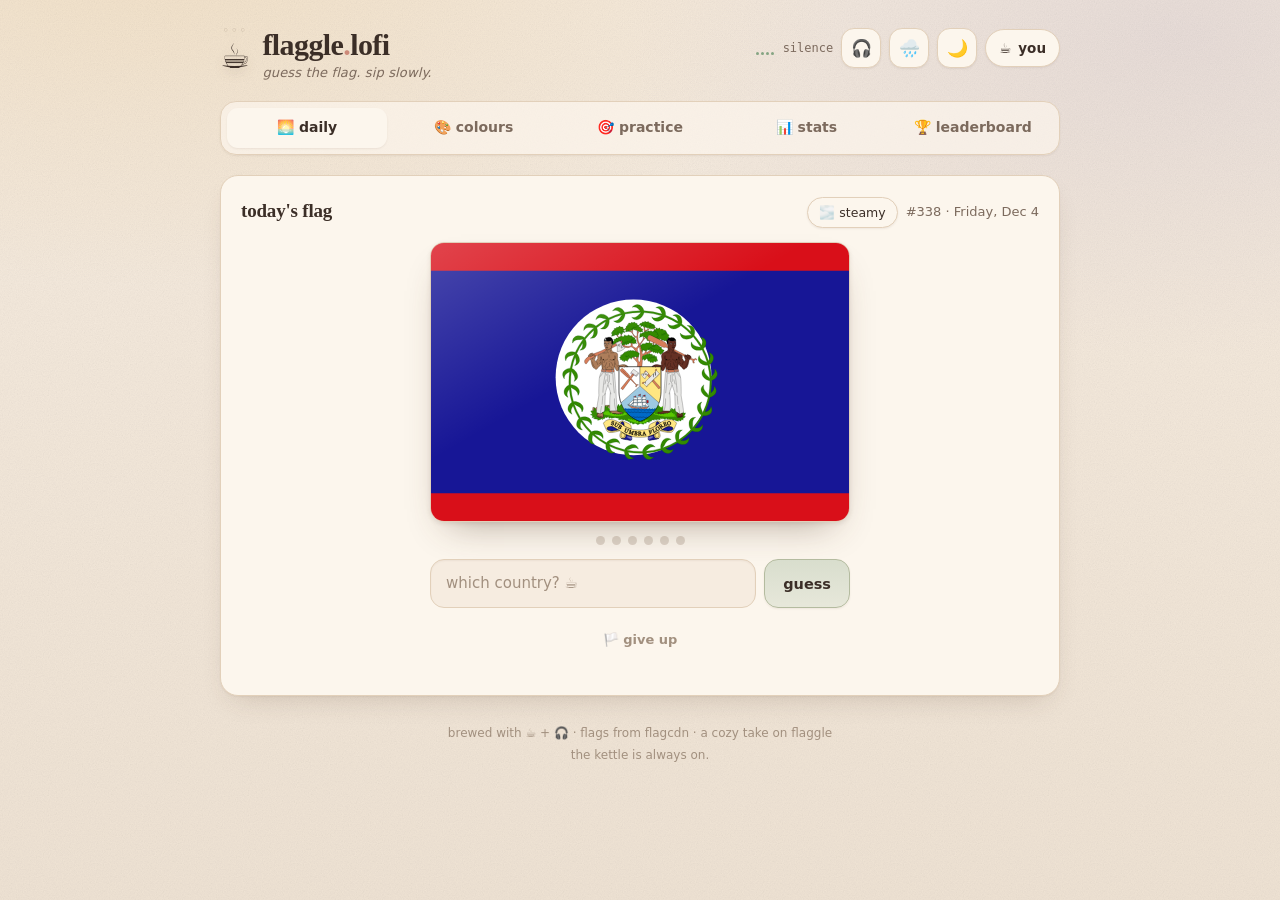
<file: index.html>
<!doctype html>
<html lang="en" data-theme="latte">
  <head>
    <meta charset="utf-8" />
    <meta name="viewport" content="width=device-width, initial-scale=1, viewport-fit=cover" />
    <title>flaggle.lofi ☕ — guess the flag, slowly</title>
    <meta name="description" content="A cozy daily flag guessing game with streaks, practice mode and a lofi soundtrack." />
    <link rel="icon" href="data:image/svg+xml,%3Csvg xmlns='http://www.w3.org/2000/svg' viewBox='0 0 100 100'%3E%3Ctext y='.9em' font-size='90'%3E%E2%98%95%3C/text%3E%3C/svg%3E" />
    <link rel="stylesheet" href="css/style.css" />
  </head>
  <body>
    <div class="wrap">
      <header class="top">
        <div class="brand">
          <div class="cup">☕</div>
          <div>
            <h1>flaggle<span class="dot">.</span>lofi</h1>
            <p class="tagline" id="tagline">guess the flag. sip slowly.</p>
          </div>
        </div>
        <div class="top-actions">
          <div class="np">
            <span class="eq" id="eq"><i></i><i></i><i></i><i></i></span>
            <span id="np-label">silence</span>
          </div>
          <button class="icon-btn" id="btn-sound" title="lofi beats to guess flags to" aria-label="toggle music">🎧</button>
          <button class="icon-btn" id="btn-rain" title="rain on the window" aria-label="toggle rain">🌧️</button>
          <button class="icon-btn" id="btn-theme" title="latte / midnight roast" aria-label="toggle theme">🌙</button>
          <button class="chip" id="btn-profile" title="switch player">☕ <span id="profile-name">you</span></button>
        </div>
      </header>

      <nav class="tabs" role="tablist" aria-label="Game modes and progress">
        <button class="tab active" id="tab-daily" data-view="daily" role="tab" aria-controls="view-daily" aria-selected="true" tabindex="0">🌅 daily</button>
        <button class="tab" id="tab-colours" data-view="colours" role="tab" aria-controls="view-colours" aria-selected="false" tabindex="-1">🎨 colours</button>
        <button class="tab" id="tab-practice" data-view="practice" role="tab" aria-controls="view-practice" aria-selected="false" tabindex="-1">🎯 practice</button>
        <button class="tab" id="tab-stats" data-view="stats" role="tab" aria-controls="view-stats" aria-selected="false" tabindex="-1">📊 stats</button>
        <button class="tab" id="tab-board" data-view="board" role="tab" aria-controls="view-board" aria-selected="false" tabindex="-1">🏆 leaderboard</button>
      </nav>

      <!-- ============================= DAILY ============================= -->
      <section class="view" id="view-daily" role="tabpanel" aria-labelledby="tab-daily" tabindex="0">
        <div class="card">
          <div class="card-head">
            <h2 id="daily-title">today's flag</h2>
            <div class="row">
              <button class="chip small" id="btn-steamy" title="the flag starts steamed up and clears as you guess">🌫️ steamy</button>
              <span class="muted" id="daily-sub"></span>
            </div>
          </div>

          <div class="stage">
            <div class="flag-frame">
              <img id="daily-flag" alt="mystery flag" />
            </div>
            <div class="guess-dots" id="daily-dots"></div>

            <div class="search" id="daily-search">
              <div class="search-row">
                <input
                  type="text"
                  id="daily-input"
                  placeholder="which country? ☕"
                  autocomplete="off"
                  autocapitalize="off"
                  spellcheck="false"
                  aria-label="country guess"
                />
                <button class="btn primary" id="daily-go">guess</button>
              </div>
              <div class="suggestions" id="daily-suggestions" hidden></div>
            </div>

            <button class="btn ghost give-up" id="daily-giveup">🏳️ give up</button>
          </div>

          <ul class="guesses" id="daily-guesses"></ul>

          <div class="result" id="daily-result" hidden></div>
        </div>
      </section>

      <!-- ============================ COLOURS ============================ -->
      <section class="view" id="view-colours" role="tabpanel" aria-labelledby="tab-colours" tabindex="0" hidden>
        <div class="card">
          <div class="card-head">
            <h2 id="colours-title">today's colours</h2>
            <span class="muted" id="colours-sub"></span>
          </div>

          <p class="muted" style="margin-top: 0">
            You never see this flag. Guess any country, and every part of
            <em>your</em> flag that happens to be the same colour as the answer lights up
            <span class="match-chip">green</span>. No distance, no direction — just colour. Take as
            many tries as you need. 🎨
          </p>

          <div class="stage">
            <div class="pair-stage" id="colours-pair">
              <figure class="pair-item">
                <div class="flag-frame">
                  <img id="colours-guess-flag" alt="your guess" hidden />
                  <div class="veil" id="colours-guess-veil">
                    <span class="veil-mark">🏳️</span>
                    <span class="veil-text">your guess appears here</span>
                  </div>
                </div>
                <figcaption id="colours-guess-cap">your guess</figcaption>
              </figure>
              <figure class="pair-item">
                <div class="flag-frame">
                  <canvas id="colours-canvas" class="pixel-canvas" hidden></canvas>
                  <div class="veil" id="colours-result-veil">
                    <span class="veil-mark">🎨</span>
                    <span class="veil-text">green marks the colours you got right</span>
                  </div>
                </div>
                <figcaption id="colours-result-cap">your result</figcaption>
              </figure>
            </div>

            <div class="tries-row" id="colours-tries"></div>

            <div class="search" id="colours-search">
              <div class="search-row">
                <input
                  type="text"
                  id="colours-input"
                  placeholder="guess any flag 🎨"
                  autocomplete="off"
                  autocapitalize="off"
                  spellcheck="false"
                  aria-label="country guess"
                />
                <button class="btn primary" id="colours-go">guess</button>
              </div>
              <div class="suggestions" id="colours-suggestions" hidden></div>
            </div>

            <button class="btn ghost give-up" id="colours-giveup">🏳️ give up</button>
          </div>

          <ul class="guesses" id="colours-guesses"></ul>
          <div class="result" id="colours-result" hidden></div>
        </div>

        <div class="card">
          <div class="card-head">
            <h2>the ten colours 🎨</h2>
            <span class="muted">every flag is squashed into these</span>
          </div>
          <div class="swatches" id="colours-legend"></div>
        </div>
      </section>

      <!-- ============================ PRACTICE =========================== -->
      <section class="view" id="view-practice" role="tabpanel" aria-labelledby="tab-practice" tabindex="0" hidden>
        <div class="card">
          <div class="card-head">
            <h2>practice 🎯</h2>
            <span class="muted">endless flags, no pressure — still counts toward your flag stats</span>
          </div>

          <div class="filters" id="practice-filters"></div>
          <div class="row" style="margin-bottom: 14px">
            <button class="chip small" id="btn-style-geo" title="see the flag, get distance and direction">🌍 geo hints</button>
            <button class="chip small" id="btn-style-colour" title="flag hidden, colour matches only">🎨 colours</button>
            <button class="chip small" id="btn-smart" title="serve the flags you miss most, more often">🧠 weak spots</button>
            <span class="faint" id="practice-pool"></span>
          </div>

          <div class="stage">
            <div class="flag-frame" id="practice-single">
              <img id="practice-flag" alt="practice flag" />
            </div>

            <div class="pair-stage" id="practice-pair" hidden>
              <figure class="pair-item">
                <div class="flag-frame">
                  <img id="practice-guess-flag" alt="your guess" hidden />
                  <div class="veil" id="practice-guess-veil">
                    <span class="veil-mark">🏳️</span>
                    <span class="veil-text">your guess appears here</span>
                  </div>
                </div>
                <figcaption id="practice-guess-cap">your guess</figcaption>
              </figure>
              <figure class="pair-item">
                <div class="flag-frame">
                  <canvas id="practice-canvas" class="pixel-canvas" hidden></canvas>
                  <div class="veil" id="practice-result-veil">
                    <span class="veil-mark">🎨</span>
                    <span class="veil-text">green marks the colours you got right</span>
                  </div>
                </div>
                <figcaption id="practice-result-cap">your result</figcaption>
              </figure>
            </div>

            <div class="guess-dots" id="practice-dots"></div>
            <div class="tries-row" id="practice-tries" hidden></div>

            <div class="search" id="practice-search">
              <div class="search-row">
                <input
                  type="text"
                  id="practice-input"
                  placeholder="which country? 🎧"
                  autocomplete="off"
                  autocapitalize="off"
                  spellcheck="false"
                  aria-label="country guess"
                />
                <button class="btn primary" id="practice-go">guess</button>
              </div>
              <div class="suggestions" id="practice-suggestions" hidden></div>
            </div>

            <button class="btn ghost give-up" id="practice-giveup">🏳️ give up</button>
          </div>

          <ul class="guesses" id="practice-guesses"></ul>
          <div class="result" id="practice-result" hidden></div>
        </div>

        <div class="card">
          <div class="stat-grid" id="practice-stats"></div>
        </div>
      </section>

      <!-- ============================= STATS ============================= -->
      <section class="view" id="view-stats" role="tabpanel" aria-labelledby="tab-stats" tabindex="0" hidden>
        <div class="card">
          <div class="card-head">
            <h2>your brew 📊</h2>
            <span class="muted" id="stats-who"></span>
          </div>
          <div class="stat-grid" id="stats-grid"></div>
        </div>

        <div class="card">
          <div class="card-head">
            <h2>guess distribution 🫘</h2>
            <span class="muted">how many tries it usually takes</span>
          </div>
          <div class="dist" id="stats-dist"></div>
        </div>

        <div class="card">
          <div class="card-head">
            <h2>colour solves 🎨</h2>
            <span class="muted" id="colour-dist-summary"></span>
          </div>
          <div class="dist" id="colour-dist"></div>
        </div>

        <div class="two-col">
          <div class="card">
            <div class="card-head">
              <h2>most missed 🫠</h2>
            </div>
            <ul class="flag-list" id="most-missed"></ul>
          </div>
          <div class="card">
            <div class="card-head">
              <h2>least missed 🌟</h2>
            </div>
            <ul class="flag-list" id="least-missed"></ul>
          </div>
        </div>
      </section>

      <!-- ========================== LEADERBOARD ========================== -->
      <section class="view" id="view-board" role="tabpanel" aria-labelledby="tab-board" tabindex="0" hidden>
        <div class="card">
          <div class="card-head">
            <h2>the counter 🏆</h2>
            <span class="muted">everyone who plays on this machine</span>
          </div>
          <ul class="lb" id="leaderboard"></ul>
        </div>

        <div class="card">
          <div class="card-head">
            <h2>pull up a chair 🪑</h2>
            <span class="muted">add a player</span>
          </div>
          <div class="row" style="margin-bottom: 12px">
            <input type="text" id="new-name" placeholder="name" maxlength="18" style="max-width: 220px" />
            <button class="btn primary" id="btn-add">＋ add</button>
          </div>
          <div class="emoji-picker" id="emoji-picker"></div>
          <p class="faint" style="margin-bottom: 0">
            points: <strong>60</strong> for a daily solve, <strong>+12</strong> per guess saved,
            <strong>+3</strong> per day of streak (max +45). practice pays a little too. ☕
          </p>
        </div>

        <div class="card">
          <div class="card-head">
            <h2>house rules 📜</h2>
          </div>
          <p class="muted" style="margin-top: 0">
            <strong>🌅 daily</strong> — one flag a day for everyone, six guesses. after each miss you
            get the distance to the answer, an arrow pointing at it, and how warm you are. 🎯 means
            you found it.<br />
            <strong>🎨 colours</strong> — a second flag a day, hidden. guess flags and the parts that
            share a colour with the answer turn green. unlimited tries, so the score is how few you
            needed. no geography at all.
          </p>
          <p class="muted">
            <strong>hotkeys</strong> — <kbd>Tab</kbd> completes the highlighted country,
            <kbd>↑</kbd>/<kbd>↓</kbd> move through it, <kbd>Enter</kbd> guesses, and
            <kbd>`</kbd> deals a fresh practice round from anywhere.
          </p>
          <div class="row">
            <button class="btn ghost" id="btn-export">⬇️ export save</button>
            <button class="btn ghost" id="btn-import">⬆️ import save</button>
            <button class="btn ghost" id="btn-reset">🧹 reset everything</button>
          </div>
        </div>
      </section>

      <footer>
        brewed with ☕ + 🎧 · flags from flagcdn · a cozy take on flaggle<br />
        <span id="footer-quote">no ads, no accounts, no rush.</span>
      </footer>
    </div>

    <div class="toast" id="toast" role="status" aria-live="polite" aria-atomic="true"></div>

    <script src="js/data.js"></script>
    <script src="js/palette.js"></script>
    <script src="js/pixels.js"></script>
    <script src="js/engine.js"></script>
    <script src="js/store.js"></script>
    <script src="js/audio.js"></script>
    <script src="js/app.js"></script>
  </body>
</html>
</file>
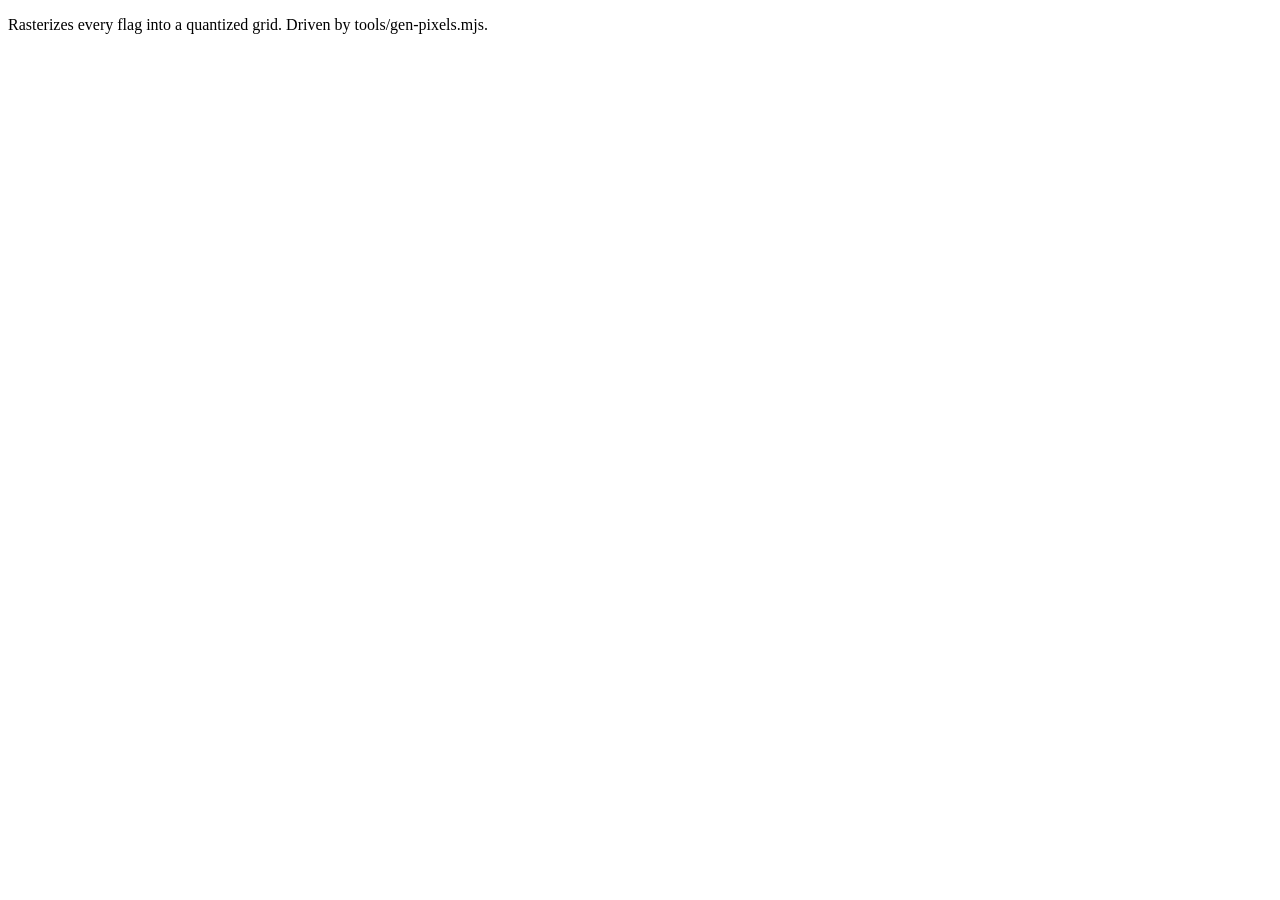
<file: tools/pixelgen.html>
<!doctype html>
<html lang="en">
  <head>
    <meta charset="utf-8" />
    <title>flaggle.lofi — pixel grid generator</title>
  </head>
  <body>
    <p>Rasterizes every flag into a quantized grid. Driven by tools/gen-pixels.mjs.</p>
    <canvas id="c"></canvas>
    <script src="../js/data.js"></script>
    <script src="../js/palette.js"></script>
    <script>
      // Render each cell from SCALE x SCALE source pixels and keep the colour
      // that wins the vote — averaging instead would smear a star's edges into
      // orange and lose crisp shapes.
      var SCALE = 3;
      var W = window.Palette.GRID_W;
      var H = window.Palette.GRID_H;
      var canvas = document.getElementById('c');
      canvas.width = W * SCALE;
      canvas.height = H * SCALE;
      var ctx = canvas.getContext('2d', { willReadFrequently: true });

      function loadImage(src) {
        return new Promise(function (resolve, reject) {
          var img = new Image();
          img.onload = function () {
            resolve(img);
          };
          img.onerror = function () {
            reject(new Error('failed to load ' + src));
          };
          img.src = src;
        });
      }

      // Every flag has to fill the same 3:2 grid. An SVG with a viewBox honours
      // preserveAspectRatio="xMidYMid meet" by default, which letterboxes 2:1
      // flags like Jamaica's and leaves transparent bands that read as white —
      // so rewrite the root tag to stretch instead.
      function loadStretched(src) {
        return fetch(src)
          .then(function (r) {
            return r.text();
          })
          .then(function (txt) {
            var patched = txt.replace(/<svg\b([^>]*)>/i, function (m, attrs) {
              return (
                '<svg' +
                attrs.replace(/\spreserveAspectRatio\s*=\s*("[^"]*"|'[^']*')/gi, '') +
                ' preserveAspectRatio="none">'
              );
            });
            var url = URL.createObjectURL(new Blob([patched], { type: 'image/svg+xml' }));
            return loadImage(url).then(function (img) {
              URL.revokeObjectURL(url);
              return img;
            });
          });
      }

      function gridFor(img) {
        // Flags are drawn over white so transparent pennants (hello, Nepal)
        // read as white rather than black.
        ctx.fillStyle = '#ffffff';
        ctx.fillRect(0, 0, canvas.width, canvas.height);
        ctx.drawImage(img, 0, 0, canvas.width, canvas.height);
        var data = ctx.getImageData(0, 0, canvas.width, canvas.height).data;
        var cells = new Uint8Array(W * H);
        var counts = new Uint16Array(10);
        var at = 0;
        for (var cy = 0; cy < H; cy++) {
          for (var cx = 0; cx < W; cx++) {
            counts.fill(0);
            for (var y = 0; y < SCALE; y++) {
              var row = (cy * SCALE + y) * canvas.width;
              for (var x = 0; x < SCALE; x++) {
                var p = (row + cx * SCALE + x) * 4;
                counts[window.Palette.quantize(data[p], data[p + 1], data[p + 2])]++;
              }
            }
            var best = 0;
            for (var i = 1; i < 10; i++) if (counts[i] > counts[best]) best = i;
            cells[at++] = best;
          }
        }
        return window.Palette.encodeRLE(cells);
      }

      window.buildBatch = function (start, count) {
        var slice = window.COUNTRIES.slice(start, start + count);
        return slice.reduce(function (chain, c) {
          return chain.then(function (acc) {
            return loadStretched('../flags/' + c.c + '.svg').then(function (img) {
              acc[c.c] = gridFor(img);
              return acc;
            });
          });
        }, Promise.resolve({}));
      };

      window.total = window.COUNTRIES.length;
    </script>
  </body>
</html>
</file>
<file: css/style.css>
/* ==========================================================================
   flaggle.lofi — warm paper, soft edges, slow mornings.
   ========================================================================== */

:root {
  /* latte — default */
  --bg: #efe3d4;
  --bg-2: #f6ece0;
  --card: #fcf6ed;
  --card-2: #f3e8da;
  --ink: #3b2e27;
  --ink-soft: #7c6a5d;
  --ink-faint: #a2907f;
  --line: #e2d0ba;
  --sage: #86a583;
  --rose: #cd8a79;
  --mustard: #d9a340;
  --lav: #9c8cb0;
  --teal: #6d9a97;
  --shadow: 0 1px 2px rgba(80, 56, 38, 0.06), 0 12px 28px -12px rgba(80, 56, 38, 0.22);
  --shadow-sm: 0 1px 2px rgba(80, 56, 38, 0.08);
  --grain-opacity: 0.32;
  --radius: 18px;
  --font-display: "Iowan Old Style", "Palatino Linotype", Palatino, Georgia, serif;
  --font-body: ui-rounded, "Nunito", "Segoe UI", system-ui, -apple-system, sans-serif;
  --font-mono: ui-monospace, "SF Mono", "JetBrains Mono", "DejaVu Sans Mono", monospace;
  color-scheme: light;
}

[data-theme="midnight"] {
  /* midnight roast */
  --bg: #201c1a;
  --bg-2: #272220;
  --card: #2f2926;
  --card-2: #37302c;
  --ink: #f2e7da;
  --ink-soft: #b8a595;
  --ink-faint: #8a7768;
  --line: #443a35;
  --sage: #9dbb99;
  --rose: #dfa091;
  --mustard: #e8b85c;
  --lav: #b3a2c6;
  --teal: #82b3b0;
  --shadow: 0 1px 2px rgba(0, 0, 0, 0.3), 0 14px 32px -14px rgba(0, 0, 0, 0.7);
  --shadow-sm: 0 1px 2px rgba(0, 0, 0, 0.35);
  /* screen-blended grain lifts the blacks, so it needs a lighter hand here */
  --grain-opacity: 0.22;
  color-scheme: dark;
}

* {
  box-sizing: border-box;
}

html,
body {
  margin: 0;
  padding: 0;
}

body {
  min-height: 100vh;
  background:
    radial-gradient(1200px 600px at 12% -8%, color-mix(in srgb, var(--mustard) 16%, transparent), transparent 60%),
    radial-gradient(900px 520px at 92% 4%, color-mix(in srgb, var(--lav) 16%, transparent), transparent 62%),
    linear-gradient(180deg, var(--bg-2), var(--bg));
  background-attachment: fixed;
  color: var(--ink);
  font-family: var(--font-body);
  font-size: 16px;
  line-height: 1.55;
  -webkit-font-smoothing: antialiased;
}

/* paper grain */
body::before {
  content: "";
  position: fixed;
  inset: 0;
  z-index: 0;
  pointer-events: none;
  opacity: var(--grain-opacity);
  mix-blend-mode: multiply;
  background-image: url("data:image/svg+xml,%3Csvg xmlns='http://www.w3.org/2000/svg' width='200' height='200'%3E%3Cfilter id='n'%3E%3CfeTurbulence type='fractalNoise' baseFrequency='0.85' numOctaves='4' stitchTiles='stitch'/%3E%3CfeColorMatrix type='saturate' values='0'/%3E%3C/filter%3E%3Crect width='200' height='200' filter='url(%23n)' opacity='0.42'/%3E%3C/svg%3E");
}

[data-theme="midnight"] body::before {
  mix-blend-mode: screen;
}

/* The warm window-light washes get subtler after dark. */
[data-theme="midnight"] body {
  background:
    radial-gradient(1100px 560px at 12% -10%, color-mix(in srgb, var(--mustard) 9%, transparent), transparent 58%),
    radial-gradient(880px 500px at 92% 2%, color-mix(in srgb, var(--lav) 10%, transparent), transparent 60%),
    linear-gradient(180deg, var(--bg-2), var(--bg));
  background-attachment: fixed;
}

.wrap {
  position: relative;
  z-index: 1;
  max-width: 880px;
  margin: 0 auto;
  padding: 28px 20px 80px;
}

/* ---------- header ---------- */

.top {
  display: flex;
  align-items: flex-start;
  justify-content: space-between;
  gap: 16px;
  flex-wrap: wrap;
  margin-bottom: 18px;
}

.brand {
  display: flex;
  align-items: center;
  gap: 12px;
}

.cup {
  font-size: 34px;
  line-height: 1;
  position: relative;
  filter: drop-shadow(0 4px 6px rgba(80, 56, 38, 0.18));
}

.cup::after {
  content: "◦◦◦";
  position: absolute;
  top: -14px;
  left: 50%;
  transform: translateX(-50%);
  font-size: 11px;
  letter-spacing: 2px;
  color: var(--ink-faint);
  opacity: 0.6;
  animation: steam 3.4s ease-in-out infinite;
}

@keyframes steam {
  0%, 100% { transform: translate(-50%, 0) scale(1); opacity: 0.15; }
  50% { transform: translate(-50%, -5px) scale(1.12); opacity: 0.6; }
}

h1 {
  font-family: var(--font-display);
  font-size: 30px;
  font-weight: 600;
  letter-spacing: -0.02em;
  margin: 0;
  line-height: 1.1;
}

h1 .dot {
  color: var(--rose);
}

.tagline {
  margin: 2px 0 0;
  font-size: 13px;
  color: var(--ink-soft);
  font-style: italic;
  letter-spacing: 0.01em;
}

.top-actions {
  display: flex;
  align-items: center;
  gap: 8px;
  flex-wrap: wrap;
}

/* ---------- buttons + chips ---------- */

button {
  font: inherit;
  color: inherit;
  cursor: pointer;
}

.icon-btn {
  width: 40px;
  height: 40px;
  display: grid;
  place-items: center;
  font-size: 17px;
  border-radius: 13px;
  border: 1px solid var(--line);
  background: var(--card);
  box-shadow: var(--shadow-sm);
  transition: transform 0.15s ease, background 0.2s ease, border-color 0.2s ease;
}

.icon-btn:hover {
  transform: translateY(-1px);
  background: var(--card-2);
}

.icon-btn:active {
  transform: translateY(0) scale(0.97);
}

.icon-btn.on {
  border-color: color-mix(in srgb, var(--sage) 60%, var(--line));
  background: color-mix(in srgb, var(--sage) 18%, var(--card));
}

.chip {
  display: inline-flex;
  align-items: center;
  gap: 7px;
  padding: 8px 13px;
  border-radius: 999px;
  border: 1px solid var(--line);
  background: var(--card);
  box-shadow: var(--shadow-sm);
  font-size: 13.5px;
  font-weight: 600;
  white-space: nowrap;
  transition: transform 0.15s ease, background 0.2s ease;
}

.chip:hover {
  transform: translateY(-1px);
}

.chip.small {
  padding: 5px 11px;
  font-size: 12.5px;
  font-weight: 500;
}

.chip.on {
  background: color-mix(in srgb, var(--sage) 22%, var(--card));
  border-color: color-mix(in srgb, var(--sage) 55%, var(--line));
}

.btn {
  display: inline-flex;
  align-items: center;
  justify-content: center;
  gap: 8px;
  padding: 11px 18px;
  border-radius: 14px;
  border: 1px solid var(--line);
  background: var(--card);
  font-weight: 600;
  font-size: 14.5px;
  box-shadow: var(--shadow-sm);
  transition: transform 0.15s ease, background 0.2s ease, box-shadow 0.2s ease;
}

.btn:hover {
  transform: translateY(-1px);
  background: var(--card-2);
}

.btn:active {
  transform: translateY(0) scale(0.99);
}

.btn.primary {
  background: linear-gradient(180deg, color-mix(in srgb, var(--sage) 30%, var(--card)), color-mix(in srgb, var(--sage) 18%, var(--card)));
  border-color: color-mix(in srgb, var(--sage) 50%, var(--line));
}

.btn.ghost {
  background: transparent;
  box-shadow: none;
}

.btn:disabled {
  opacity: 0.45;
  cursor: not-allowed;
  transform: none;
}

/* ---------- tabs ---------- */

.tabs {
  display: flex;
  gap: 6px;
  padding: 6px;
  border-radius: 16px;
  background: color-mix(in srgb, var(--card) 70%, transparent);
  border: 1px solid var(--line);
  box-shadow: var(--shadow-sm);
  margin-bottom: 20px;
  overflow-x: auto;
  scrollbar-width: none;
}

.tabs::-webkit-scrollbar {
  display: none;
}

.tab {
  flex: 1 1 0;
  min-width: max-content;
  padding: 9px 14px;
  border: 0;
  border-radius: 11px;
  background: transparent;
  font-size: 14px;
  font-weight: 600;
  color: var(--ink-soft);
  transition: all 0.2s ease;
}

.tab:hover {
  color: var(--ink);
  background: color-mix(in srgb, var(--card-2) 70%, transparent);
}

.tab.active {
  background: var(--card);
  color: var(--ink);
  box-shadow: var(--shadow-sm);
}

/* ---------- cards ---------- */

.card {
  background: var(--card);
  border: 1px solid var(--line);
  border-radius: var(--radius);
  box-shadow: var(--shadow);
  padding: 20px;
  margin-bottom: 18px;
}

.card-head {
  display: flex;
  align-items: baseline;
  justify-content: space-between;
  gap: 12px;
  margin-bottom: 14px;
  flex-wrap: wrap;
}

h2 {
  font-family: var(--font-display);
  font-size: 19px;
  font-weight: 600;
  margin: 0;
  letter-spacing: -0.01em;
}

.muted {
  color: var(--ink-soft);
  font-size: 13px;
}

.faint {
  color: var(--ink-faint);
  font-size: 12.5px;
}

.view[hidden] {
  display: none;
}

/* ---------- flag stage ---------- */

.stage {
  display: flex;
  flex-direction: column;
  align-items: center;
  gap: 14px;
}

.flag-frame {
  position: relative;
  width: min(100%, 420px);
  aspect-ratio: 3 / 2;
  border-radius: 14px;
  overflow: hidden;
  background: var(--card-2);
  border: 1px solid var(--line);
  box-shadow: 0 2px 4px rgba(80, 56, 38, 0.1), 0 18px 36px -18px rgba(80, 56, 38, 0.45);
}

.flag-frame img {
  width: 100%;
  height: 100%;
  object-fit: cover;
  display: block;
  transition: filter 0.6s ease;
}

/* `display: block` above outranks the UA rule for [hidden], and a hidden <img>
   with no src paints its alt text over the canvas. Put it back. */
.flag-frame img[hidden],
.pixel-canvas[hidden] {
  display: none;
}

.flag-frame::after {
  /* a little glass sheen so the flag sits under something */
  content: "";
  position: absolute;
  inset: 0;
  pointer-events: none;
  background: linear-gradient(150deg, rgba(255, 255, 255, 0.22), transparent 42%);
}

/* ---------- colour mode ---------- */

.pixel-canvas {
  position: absolute;
  inset: 0;
  width: 100%;
  height: 100%;
  display: block;
  /* A flat backdrop so an unpainted frame reads the same in both themes. */
  background: #efe9e0;
  /* The grid is finer than the box it's drawn in, so let the browser resample:
     nearest-neighbour would drop cells and turn clean edges back into stairs. */
  image-rendering: auto;
}

[data-theme="midnight"] .pixel-canvas {
  background: #201d1b;
}

/* Your guess on the left, what it shares with the answer on the right. */
.pair-stage {
  display: grid;
  grid-template-columns: 1fr 1fr;
  gap: 14px;
  width: min(100%, 560px);
}

.pair-stage[hidden] {
  display: none;
}

.pair-item {
  margin: 0;
  display: flex;
  flex-direction: column;
  gap: 7px;
  min-width: 0;
}

.pair-item .flag-frame {
  width: 100%;
}

.pair-item figcaption {
  text-align: center;
  font-size: 12.5px;
  font-weight: 600;
  color: var(--ink-soft);
  letter-spacing: 0.01em;
  overflow: hidden;
  text-overflow: ellipsis;
  white-space: nowrap;
}

.pair-mini {
  display: flex;
  align-items: center;
  gap: 6px;
  flex: none;
}

.mini-flag,
.mini-mask {
  width: 52px;
  height: 35px;
  border-radius: 4px;
  border: 1px solid var(--line);
  object-fit: cover;
  display: block;
  flex: none;
}

.mini-mask {
  image-rendering: auto;
}

.colour-row .gname {
  flex: 1;
}

.veil {
  position: absolute;
  inset: 0;
  display: flex;
  flex-direction: column;
  align-items: center;
  justify-content: center;
  gap: 8px;
  background: linear-gradient(160deg, var(--card-2), var(--card));
  color: var(--ink-faint);
  text-align: center;
  padding: 20px;
}

.veil[hidden] {
  display: none;
}

.veil-mark {
  font-size: 34px;
  opacity: 0.75;
}

.veil-text {
  font-size: 13px;
  font-style: italic;
  max-width: 220px;
}

.match-chip {
  display: inline-block;
  padding: 0 7px;
  border-radius: 999px;
  background: #39d353;
  color: #10331a;
  font-weight: 700;
}

.tries-row {
  display: flex;
  align-items: center;
  gap: 10px;
  font-family: var(--font-mono);
  font-size: 13px;
  color: var(--ink-soft);
}

.tries-row[hidden] {
  display: none;
}

.tries-row b {
  color: var(--ink);
  font-size: 15px;
}

.warmth {
  display: inline-flex;
  align-items: center;
  gap: 6px;
  padding: 3px 10px;
  border-radius: 999px;
  background: var(--card-2);
  border: 1px solid var(--line);
}

.swatches {
  display: grid;
  grid-template-columns: repeat(auto-fit, minmax(108px, 1fr));
  gap: 8px;
}

.swatch {
  display: flex;
  align-items: center;
  gap: 8px;
  padding: 7px 10px;
  border-radius: 12px;
  background: var(--card-2);
  border: 1px solid var(--line);
  font-size: 12.5px;
}

.swatch i {
  width: 18px;
  height: 18px;
  border-radius: 5px;
  border: 1px solid color-mix(in srgb, var(--ink) 18%, transparent);
  flex: none;
}

.swatch.match {
  border-color: color-mix(in srgb, #39d353 55%, var(--line));
  font-weight: 700;
}

.guess canvas {
  width: 46px;
  height: 31px;
  border-radius: 4px;
  border: 1px solid var(--line);
  image-rendering: pixelated;
  image-rendering: crisp-edges;
  flex: none;
}

kbd {
  font-family: var(--font-mono);
  font-size: 11.5px;
  padding: 1px 6px;
  border-radius: 6px;
  border: 1px solid var(--line);
  border-bottom-width: 2px;
  background: var(--card-2);
}

.guess-dots {
  display: flex;
  gap: 7px;
  align-items: center;
}

.guess-dots[hidden] {
  display: none;
}

.dot-pip {
  width: 9px;
  height: 9px;
  border-radius: 50%;
  background: color-mix(in srgb, var(--ink-faint) 34%, transparent);
  transition: all 0.25s ease;
}

.dot-pip.used {
  background: var(--rose);
}

.dot-pip.won {
  background: var(--sage);
}

/* ---------- search ---------- */

.search {
  position: relative;
  width: min(100%, 420px);
  margin: 0 auto;
}

.search-row {
  display: flex;
  gap: 8px;
}

input[type="text"] {
  flex: 1;
  font: inherit;
  font-size: 15px;
  padding: 12px 15px;
  border-radius: 14px;
  border: 1px solid var(--line);
  background: var(--bg-2);
  color: var(--ink);
  box-shadow: inset 0 1px 2px rgba(80, 56, 38, 0.06);
  outline: none;
  transition: border-color 0.2s ease, box-shadow 0.2s ease;
  min-width: 0;
}

input[type="text"]:focus {
  border-color: color-mix(in srgb, var(--sage) 62%, var(--line));
  box-shadow: 0 0 0 3px color-mix(in srgb, var(--sage) 22%, transparent);
}

input[type="text"]::placeholder {
  color: var(--ink-faint);
}

.suggestions {
  position: absolute;
  top: calc(100% + 6px);
  left: 0;
  right: 0;
  z-index: 30;
  background: var(--card);
  border: 1px solid var(--line);
  border-radius: 14px;
  box-shadow: var(--shadow);
  overflow: hidden;
  max-height: 268px;
  overflow-y: auto;
}

.suggestions[hidden] {
  display: none;
}

.suggestion {
  display: flex;
  align-items: center;
  gap: 10px;
  width: 100%;
  padding: 10px 14px;
  border: 0;
  background: transparent;
  text-align: left;
  font-size: 14.5px;
  border-bottom: 1px solid color-mix(in srgb, var(--line) 55%, transparent);
}

.suggestion:last-child {
  border-bottom: 0;
}

.suggestion:hover,
.suggestion.active {
  background: color-mix(in srgb, var(--sage) 16%, var(--card));
}

/* No flag previews here — the dropdown would hand you the answer. */
.suggestion .sname {
  flex: 1;
  min-width: 0;
  overflow: hidden;
  text-overflow: ellipsis;
  white-space: nowrap;
}

.suggestion .skey {
  font-family: var(--font-mono);
  font-size: 12px;
  color: var(--ink-faint);
  flex: none;
}

/* ---------- guesses ---------- */

.guesses {
  list-style: none;
  margin: 16px 0 0;
  padding: 0;
  display: flex;
  flex-direction: column;
  gap: 8px;
}

.guess {
  display: flex;
  align-items: center;
  gap: 12px;
  padding: 10px 14px;
  border-radius: 14px;
  background: var(--card-2);
  border: 1px solid var(--line);
  animation: rise 0.32s cubic-bezier(0.2, 0.8, 0.3, 1);
}

@keyframes rise {
  from { opacity: 0; transform: translateY(7px); }
  to { opacity: 1; transform: none; }
}

.guess.hit {
  background: color-mix(in srgb, var(--sage) 24%, var(--card));
  border-color: color-mix(in srgb, var(--sage) 52%, var(--line));
}

.guess img {
  width: 34px;
  height: 23px;
  object-fit: cover;
  border-radius: 4px;
  border: 1px solid var(--line);
  flex: none;
}

.guess .gname {
  font-weight: 600;
  font-size: 14.5px;
  flex: 1;
  min-width: 0;
  overflow: hidden;
  text-overflow: ellipsis;
  white-space: nowrap;
}

.guess .gdist {
  font-family: var(--font-mono);
  font-size: 12.5px;
  color: var(--ink-soft);
  white-space: nowrap;
}

.guess .garrow {
  font-size: 17px;
  width: 24px;
  text-align: center;
}

.guess .gprox {
  font-family: var(--font-mono);
  font-size: 12.5px;
  font-weight: 600;
  width: 44px;
  text-align: right;
}

.prox-bar {
  height: 4px;
  border-radius: 999px;
  background: color-mix(in srgb, var(--ink-faint) 26%, transparent);
  overflow: hidden;
  width: 62px;
  flex: none;
}

.prox-bar > i {
  display: block;
  height: 100%;
  border-radius: 999px;
  background: linear-gradient(90deg, var(--mustard), var(--sage));
}

/* ---------- result ---------- */

.result {
  margin-top: 16px;
  padding: 18px;
  border-radius: 16px;
  background: linear-gradient(180deg, var(--card-2), var(--card));
  border: 1px solid var(--line);
  text-align: center;
  animation: rise 0.4s cubic-bezier(0.2, 0.8, 0.3, 1);
}

.result[hidden] {
  display: none;
}

.result h3 {
  font-family: var(--font-display);
  font-size: 21px;
  margin: 0 0 4px;
}

.result .answer {
  font-size: 15px;
  margin-bottom: 12px;
}

.result-actions {
  display: flex;
  gap: 8px;
  justify-content: center;
  flex-wrap: wrap;
}

.points-pop {
  display: inline-block;
  font-family: var(--font-mono);
  font-weight: 700;
  color: var(--sage);
}

/* ---------- stats ---------- */

.stat-grid {
  display: grid;
  grid-template-columns: repeat(auto-fit, minmax(112px, 1fr));
  gap: 10px;
}

.stat {
  background: var(--card-2);
  border: 1px solid var(--line);
  border-radius: 14px;
  padding: 13px 10px;
  text-align: center;
}

.stat .v {
  font-family: var(--font-mono);
  font-size: 23px;
  font-weight: 700;
  line-height: 1.15;
}

.stat .k {
  font-size: 11.5px;
  color: var(--ink-soft);
  margin-top: 2px;
}

.dist {
  display: flex;
  flex-direction: column;
  gap: 6px;
}

.dist-row {
  display: flex;
  align-items: center;
  gap: 10px;
  font-family: var(--font-mono);
  font-size: 12.5px;
}

.dist-row .lbl {
  width: 16px;
  color: var(--ink-soft);
}

.dist-row .bar {
  flex: 1;
  height: 20px;
  border-radius: 7px;
  background: color-mix(in srgb, var(--ink-faint) 15%, transparent);
  overflow: hidden;
}

.dist-row .bar > i {
  display: block;
  height: 100%;
  border-radius: 7px;
  background: color-mix(in srgb, var(--lav) 55%, var(--card));
  transition: width 0.5s cubic-bezier(0.2, 0.8, 0.3, 1);
}

.dist-row.best .bar > i {
  background: color-mix(in srgb, var(--sage) 70%, var(--card));
}

.dist-row .n {
  width: 26px;
  text-align: right;
  color: var(--ink-soft);
}

.two-col {
  display: grid;
  grid-template-columns: repeat(auto-fit, minmax(260px, 1fr));
  gap: 18px;
}

.flag-list {
  list-style: none;
  margin: 0;
  padding: 0;
  display: flex;
  flex-direction: column;
  gap: 7px;
}

.flag-list li {
  display: flex;
  align-items: center;
  gap: 10px;
  padding: 8px 11px;
  border-radius: 12px;
  background: var(--card-2);
  border: 1px solid var(--line);
  font-size: 13.5px;
}

.flag-list img {
  width: 30px;
  height: 20px;
  object-fit: cover;
  border-radius: 4px;
  border: 1px solid var(--line);
  flex: none;
}

.flag-list .fname {
  flex: 1;
  min-width: 0;
  overflow: hidden;
  text-overflow: ellipsis;
  white-space: nowrap;
}

.flag-list .fmeta {
  font-family: var(--font-mono);
  font-size: 11.5px;
  color: var(--ink-soft);
  white-space: nowrap;
}

.rate-pill {
  font-family: var(--font-mono);
  font-size: 11.5px;
  font-weight: 700;
  padding: 2px 8px;
  border-radius: 999px;
}

.rate-pill.bad {
  background: color-mix(in srgb, var(--rose) 26%, var(--card));
  color: color-mix(in srgb, var(--rose) 75%, var(--ink));
}

.rate-pill.good {
  background: color-mix(in srgb, var(--sage) 26%, var(--card));
  color: color-mix(in srgb, var(--sage) 72%, var(--ink));
}

.empty {
  padding: 22px 12px;
  text-align: center;
  color: var(--ink-faint);
  font-size: 13.5px;
  font-style: italic;
}

/* ---------- leaderboard ---------- */

.lb {
  list-style: none;
  margin: 0;
  padding: 0;
  display: flex;
  flex-direction: column;
  gap: 8px;
}

.lb li {
  display: flex;
  align-items: center;
  gap: 12px;
  padding: 12px 14px;
  border-radius: 14px;
  background: var(--card-2);
  border: 1px solid var(--line);
  transition: transform 0.15s ease;
}

.lb li.me {
  border-color: color-mix(in srgb, var(--sage) 55%, var(--line));
  background: color-mix(in srgb, var(--sage) 14%, var(--card));
}

.lb li:hover {
  transform: translateX(2px);
}

.lb .medal {
  font-size: 20px;
  width: 26px;
  text-align: center;
  flex: none;
}

.lb .who {
  flex: 1;
  min-width: 0;
}

.lb .who .nm {
  font-weight: 700;
  font-size: 14.5px;
  display: flex;
  align-items: center;
  gap: 6px;
}

.lb .who .sub {
  font-size: 11.5px;
  color: var(--ink-soft);
  font-family: var(--font-mono);
}

.lb .pts {
  font-family: var(--font-mono);
  font-weight: 700;
  font-size: 16px;
  text-align: right;
}

.lb .pts small {
  display: block;
  font-size: 10.5px;
  font-weight: 500;
  color: var(--ink-faint);
  letter-spacing: 0.06em;
}

.tag-you {
  font-size: 10px;
  font-weight: 700;
  letter-spacing: 0.08em;
  text-transform: uppercase;
  padding: 2px 7px;
  border-radius: 999px;
  background: color-mix(in srgb, var(--sage) 30%, var(--card));
  color: color-mix(in srgb, var(--sage) 70%, var(--ink));
}

.row {
  display: flex;
  gap: 8px;
  align-items: center;
  flex-wrap: wrap;
}

.emoji-picker {
  display: flex;
  gap: 4px;
  flex-wrap: wrap;
}

.emoji-opt {
  width: 34px;
  height: 34px;
  border-radius: 10px;
  border: 1px solid var(--line);
  background: var(--card-2);
  font-size: 16px;
  display: grid;
  place-items: center;
  transition: transform 0.15s ease;
}

.emoji-opt:hover {
  transform: scale(1.1);
}

.emoji-opt.on {
  background: color-mix(in srgb, var(--sage) 26%, var(--card));
  border-color: color-mix(in srgb, var(--sage) 55%, var(--line));
}

/* ---------- practice ---------- */

.filters {
  display: flex;
  gap: 6px;
  flex-wrap: wrap;
  margin-bottom: 6px;
}

.filters button {
  border: 1px solid var(--line);
  background: var(--card-2);
  border-radius: 999px;
  padding: 6px 12px;
  font-size: 12.5px;
  font-weight: 600;
  color: var(--ink-soft);
  transition: all 0.18s ease;
}

.filters button:hover {
  color: var(--ink);
}

.filters button.on {
  background: color-mix(in srgb, var(--lav) 28%, var(--card));
  border-color: color-mix(in srgb, var(--lav) 55%, var(--line));
  color: var(--ink);
}

/* ---------- toast ---------- */

.toast {
  position: fixed;
  left: 50%;
  bottom: 26px;
  transform: translate(-50%, 20px);
  z-index: 90;
  padding: 11px 18px;
  border-radius: 14px;
  background: var(--card);
  border: 1px solid var(--line);
  box-shadow: var(--shadow);
  font-size: 14px;
  font-weight: 600;
  opacity: 0;
  pointer-events: none;
  transition: opacity 0.25s ease, transform 0.25s ease;
}

.toast.show {
  opacity: 1;
  transform: translate(-50%, 0);
}

/* ---------- now playing ---------- */

.np {
  display: flex;
  align-items: center;
  gap: 9px;
  font-size: 12px;
  color: var(--ink-soft);
  font-family: var(--font-mono);
}

.eq {
  display: flex;
  align-items: flex-end;
  gap: 2px;
  height: 13px;
}

.eq i {
  width: 3px;
  border-radius: 2px;
  background: var(--sage);
  height: 20%;
}

.eq.on i {
  animation: bounce 1.1s ease-in-out infinite;
}

.eq.on i:nth-child(2) { animation-delay: 0.18s; }
.eq.on i:nth-child(3) { animation-delay: 0.36s; }
.eq.on i:nth-child(4) { animation-delay: 0.1s; }

@keyframes bounce {
  0%, 100% { height: 20%; }
  50% { height: 100%; }
}

footer {
  text-align: center;
  margin-top: 26px;
  font-size: 12px;
  color: var(--ink-faint);
  line-height: 1.9;
}

footer a {
  color: inherit;
}

.shake {
  animation: shake 0.34s cubic-bezier(0.36, 0.07, 0.19, 0.97);
}

@keyframes shake {
  10%, 90% { transform: translateX(-2px); }
  20%, 80% { transform: translateX(4px); }
  30%, 50%, 70% { transform: translateX(-6px); }
  40%, 60% { transform: translateX(6px); }
}

@media (prefers-reduced-motion: reduce) {
  *,
  *::before,
  *::after {
    animation-duration: 0.001ms !important;
    animation-iteration-count: 1 !important;
    transition-duration: 0.001ms !important;
  }
}

@media (max-width: 560px) {
  .wrap { padding: 20px 14px 60px; }
  h1 { font-size: 25px; }
  .guess .gdist { font-size: 11.5px; }
  .prox-bar { display: none; }
}

@media (max-width: 560px) {
  .pair-stage {
    gap: 9px;
  }
  .pair-item figcaption {
    font-size: 11.5px;
  }
  .mini-flag,
  .mini-mask {
    width: 40px;
    height: 27px;
  }
}

/* ---------- give up ---------- */

.give-up {
  font-size: 13px;
  padding: 7px 14px;
  color: var(--ink-faint);
  border-color: transparent;
}

.give-up:hover {
  color: var(--ink-soft);
  border-color: var(--line);
  background: var(--card-2);
}

.give-up.armed {
  color: color-mix(in srgb, var(--rose) 80%, var(--ink));
  border-color: color-mix(in srgb, var(--rose) 55%, var(--line));
  background: color-mix(in srgb, var(--rose) 16%, var(--card));
  font-weight: 700;
}

.give-up[hidden] {
  display: none;
}

/* Preserve a visible keyboard focus across themes. */
:focus-visible { outline: 3px solid currentColor; outline-offset: 4px; }
@media (prefers-reduced-motion: reduce) {
  *, *::before, *::after { animation-duration: 0.01ms !important; animation-iteration-count: 1 !important; transition-duration: 0.01ms !important; scroll-behavior: auto !important; }
}
</file>
